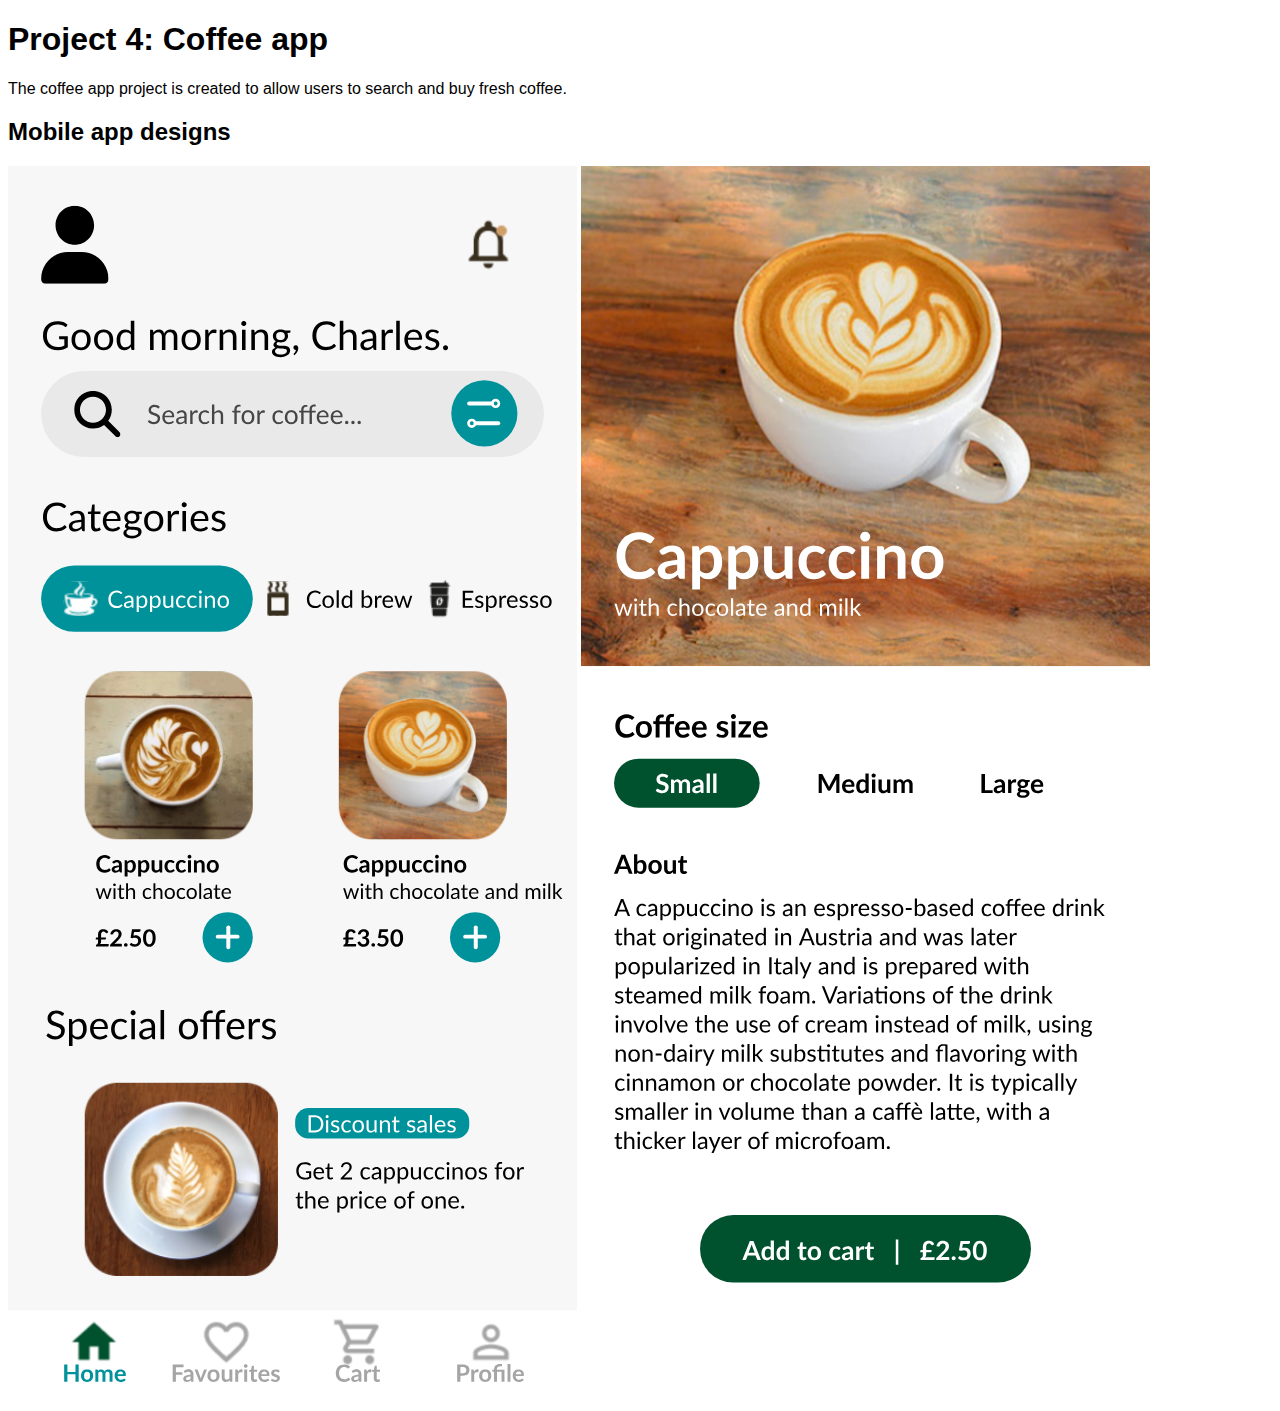
<file: pages/coffee-app.html>
<!DOCTYPE html>
<html lang="en">
    <head>
        <meta charset="UTF-8">
        <meta http-equiv="X-UA-Compatible" content="IE=edge">
        <meta name="viewport" content="width=device-width, initial-scale=1.0">
        <title>Coffee app page</title>
    </head>

    <body style="font-family: Arial, Helvetica, sans-serif;">
        <h1>Project 4: Coffee app</h1>
        <p>The coffee app project is created to allow users to search and buy fresh coffee.</p>
        <h2>Mobile app designs</h2>
        <img src="../assets/coffee-app-designs.svg" alt="Coffee app designs" style="width: 45%; height: 45%;">
        <img src="../assets/cappuccino-page.svg" alt="Coffee app designs" style="width: 45%; height: 45%;">
    </body>
</html>
</file>
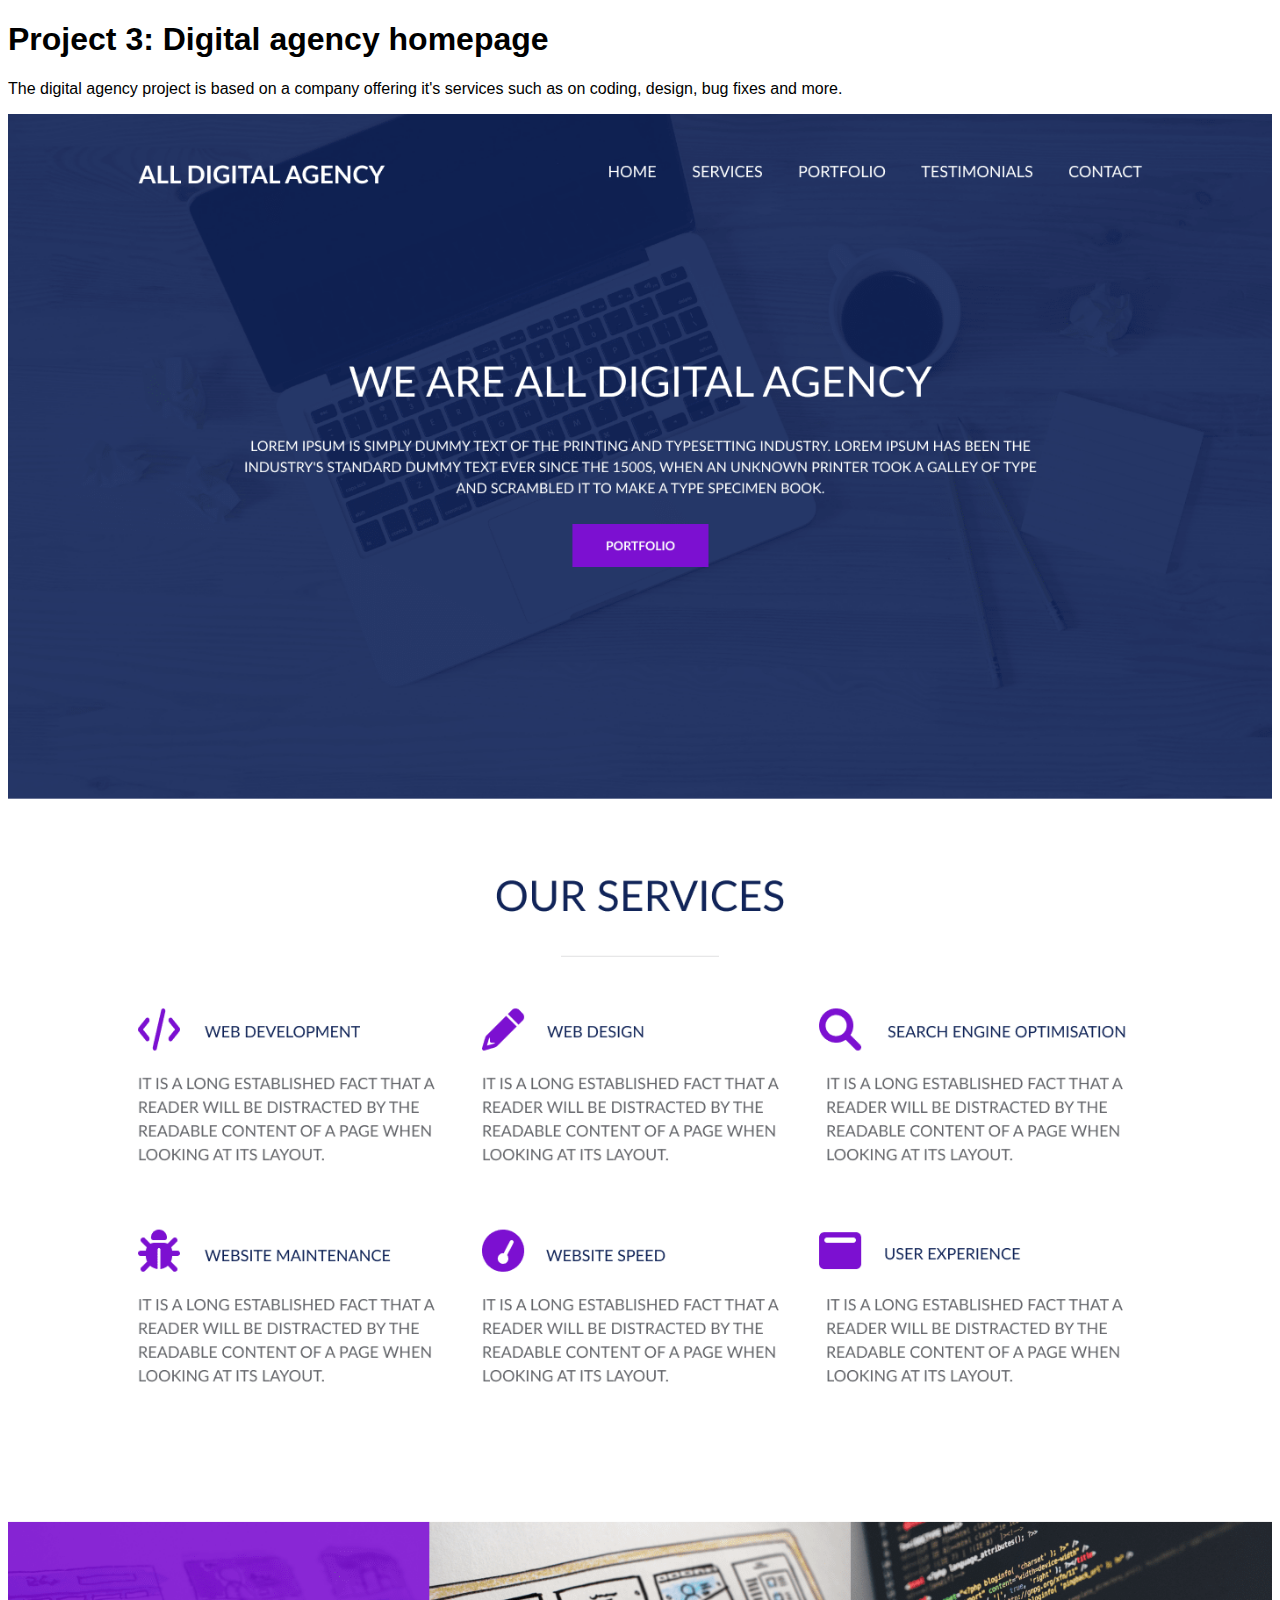
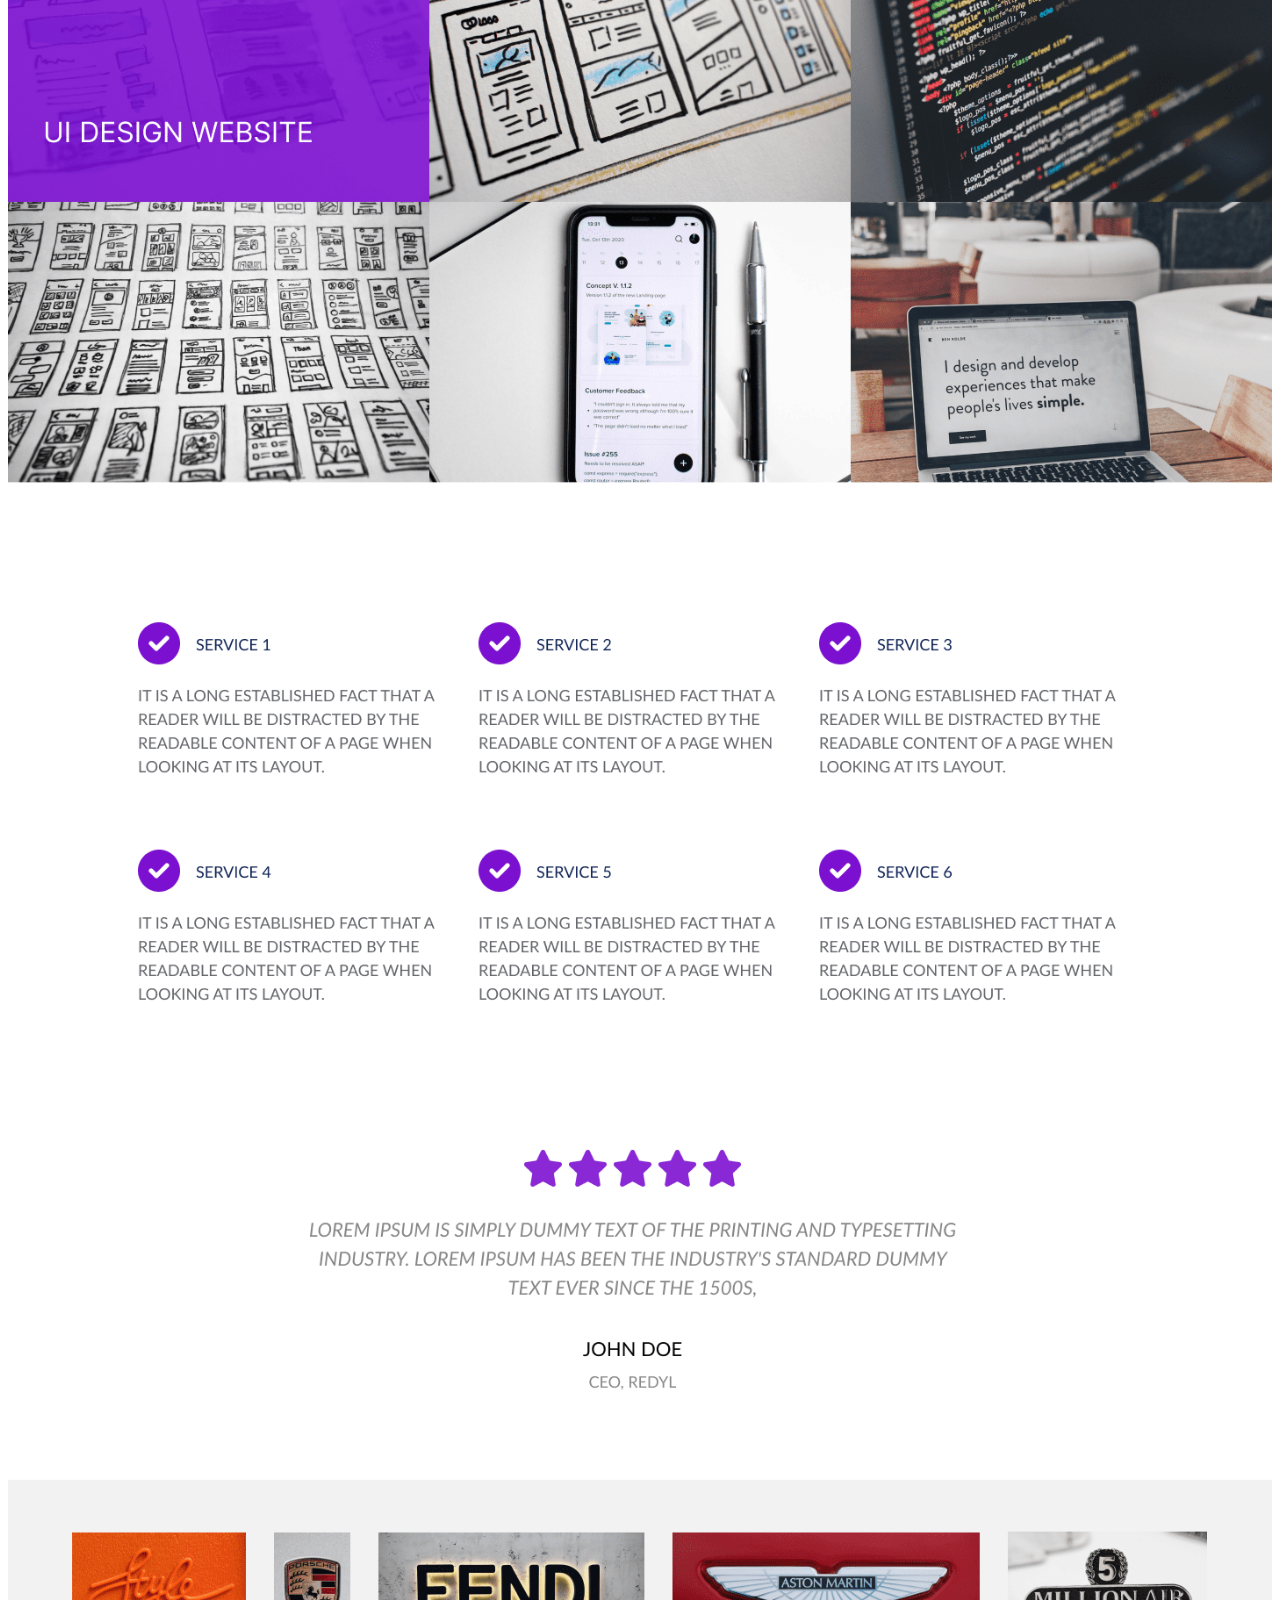
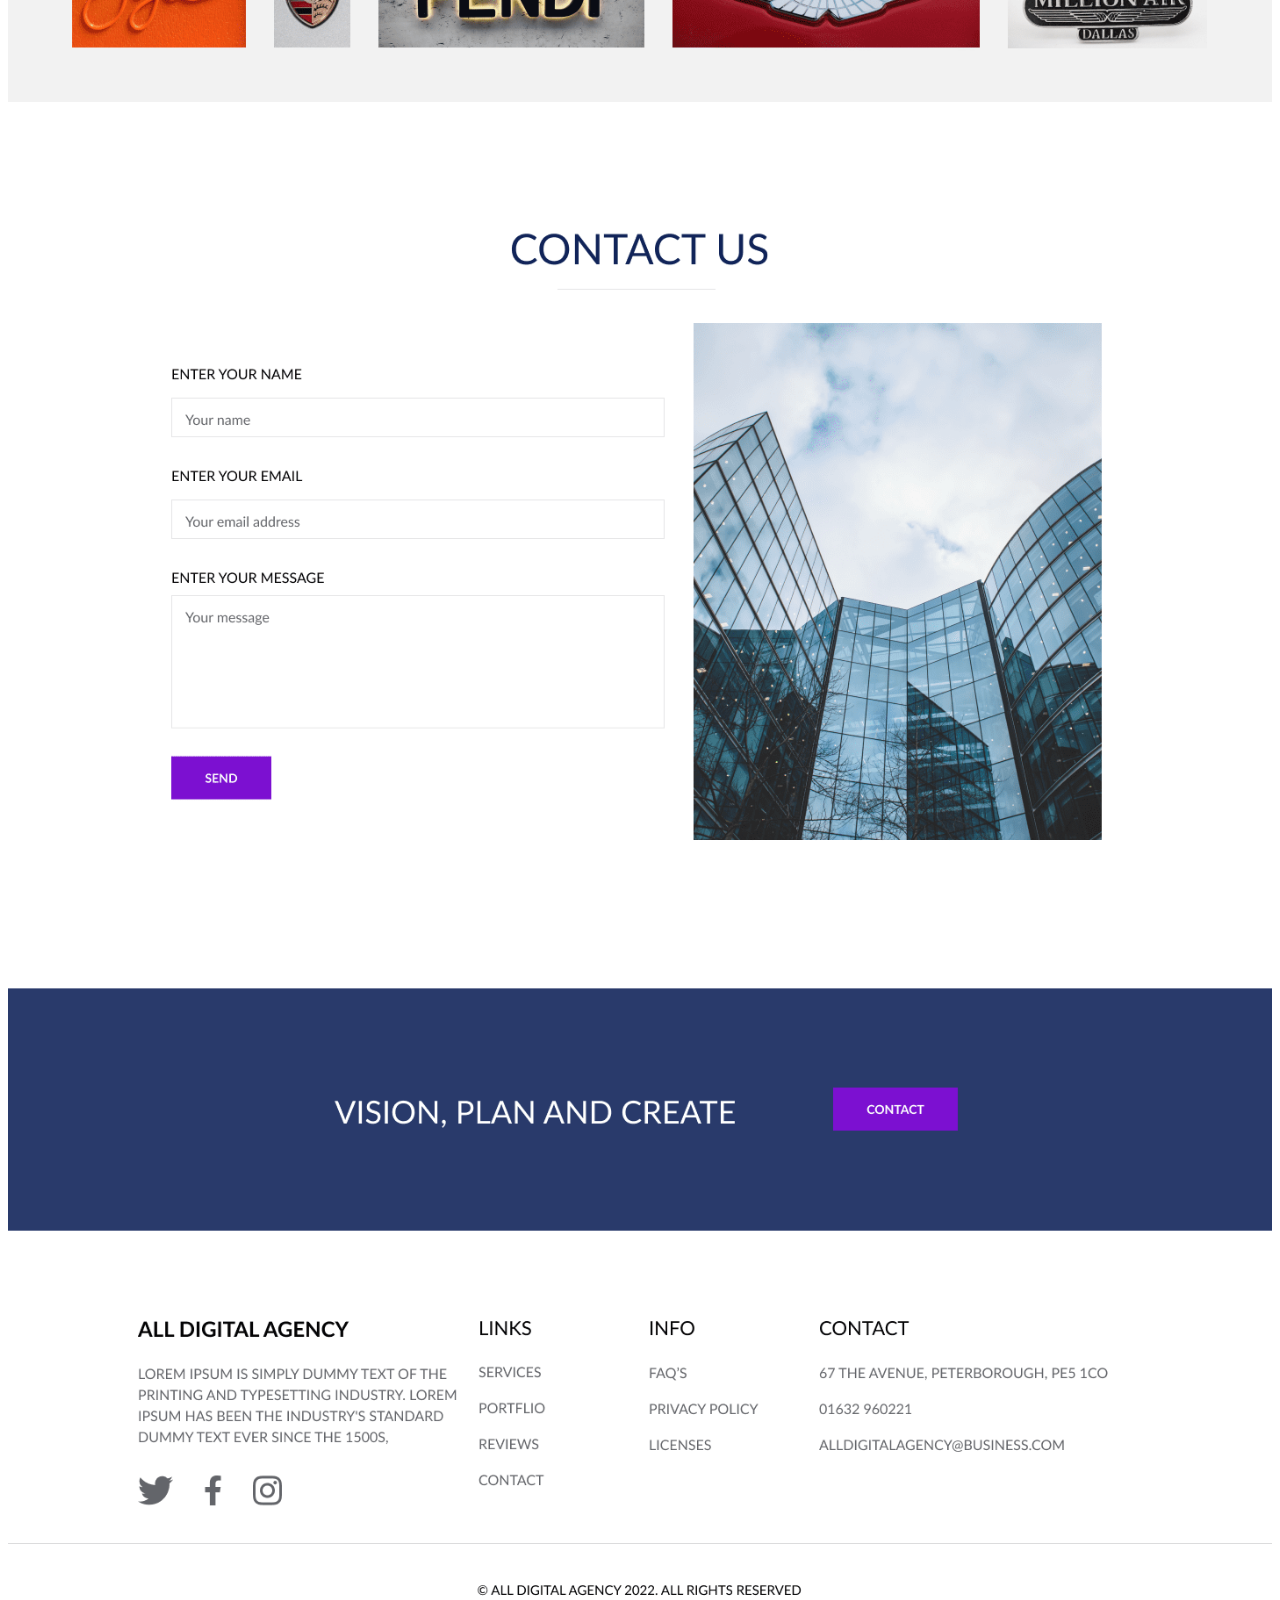
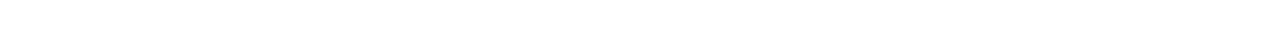
<file: pages/digital-agency-website.html>
<!DOCTYPE html>
<html lang="en">
    <head>
        <meta charset="UTF-8">
        <meta http-equiv="X-UA-Compatible" content="IE=edge">
        <meta name="viewport" content="width=device-width, initial-scale=1.0">
        <title>Digital agency page</title>
    </head>

    <body style="font-family: Arial, Helvetica, sans-serif;">
        <h1>Project 3: Digital agency homepage</h1>
        <p>The digital agency project is based on a company offering it's services such as on coding, design, bug fixes and more.</p>
        <img src="../assets/digital-agency-design.png" alt="Digital agency designs" style="width: 100%; height: 100%;">
    </body>
</html>
</file>
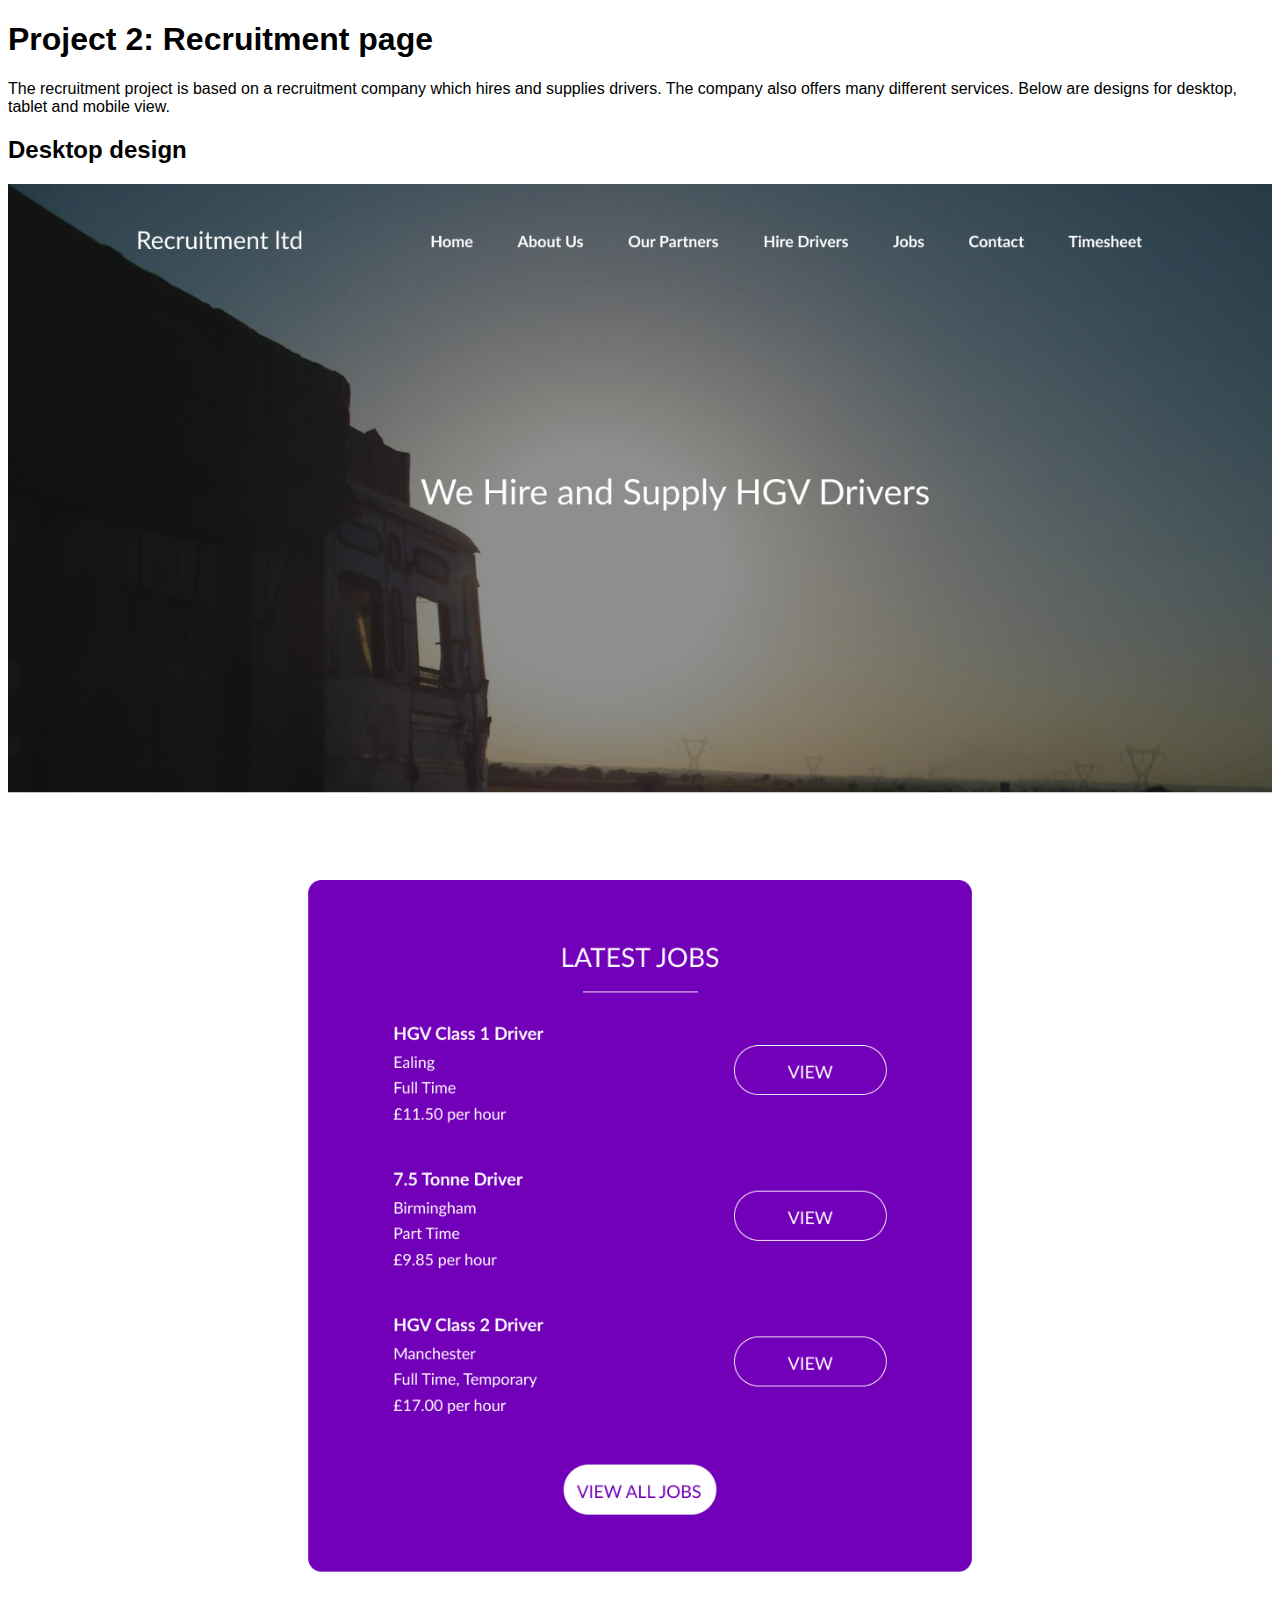
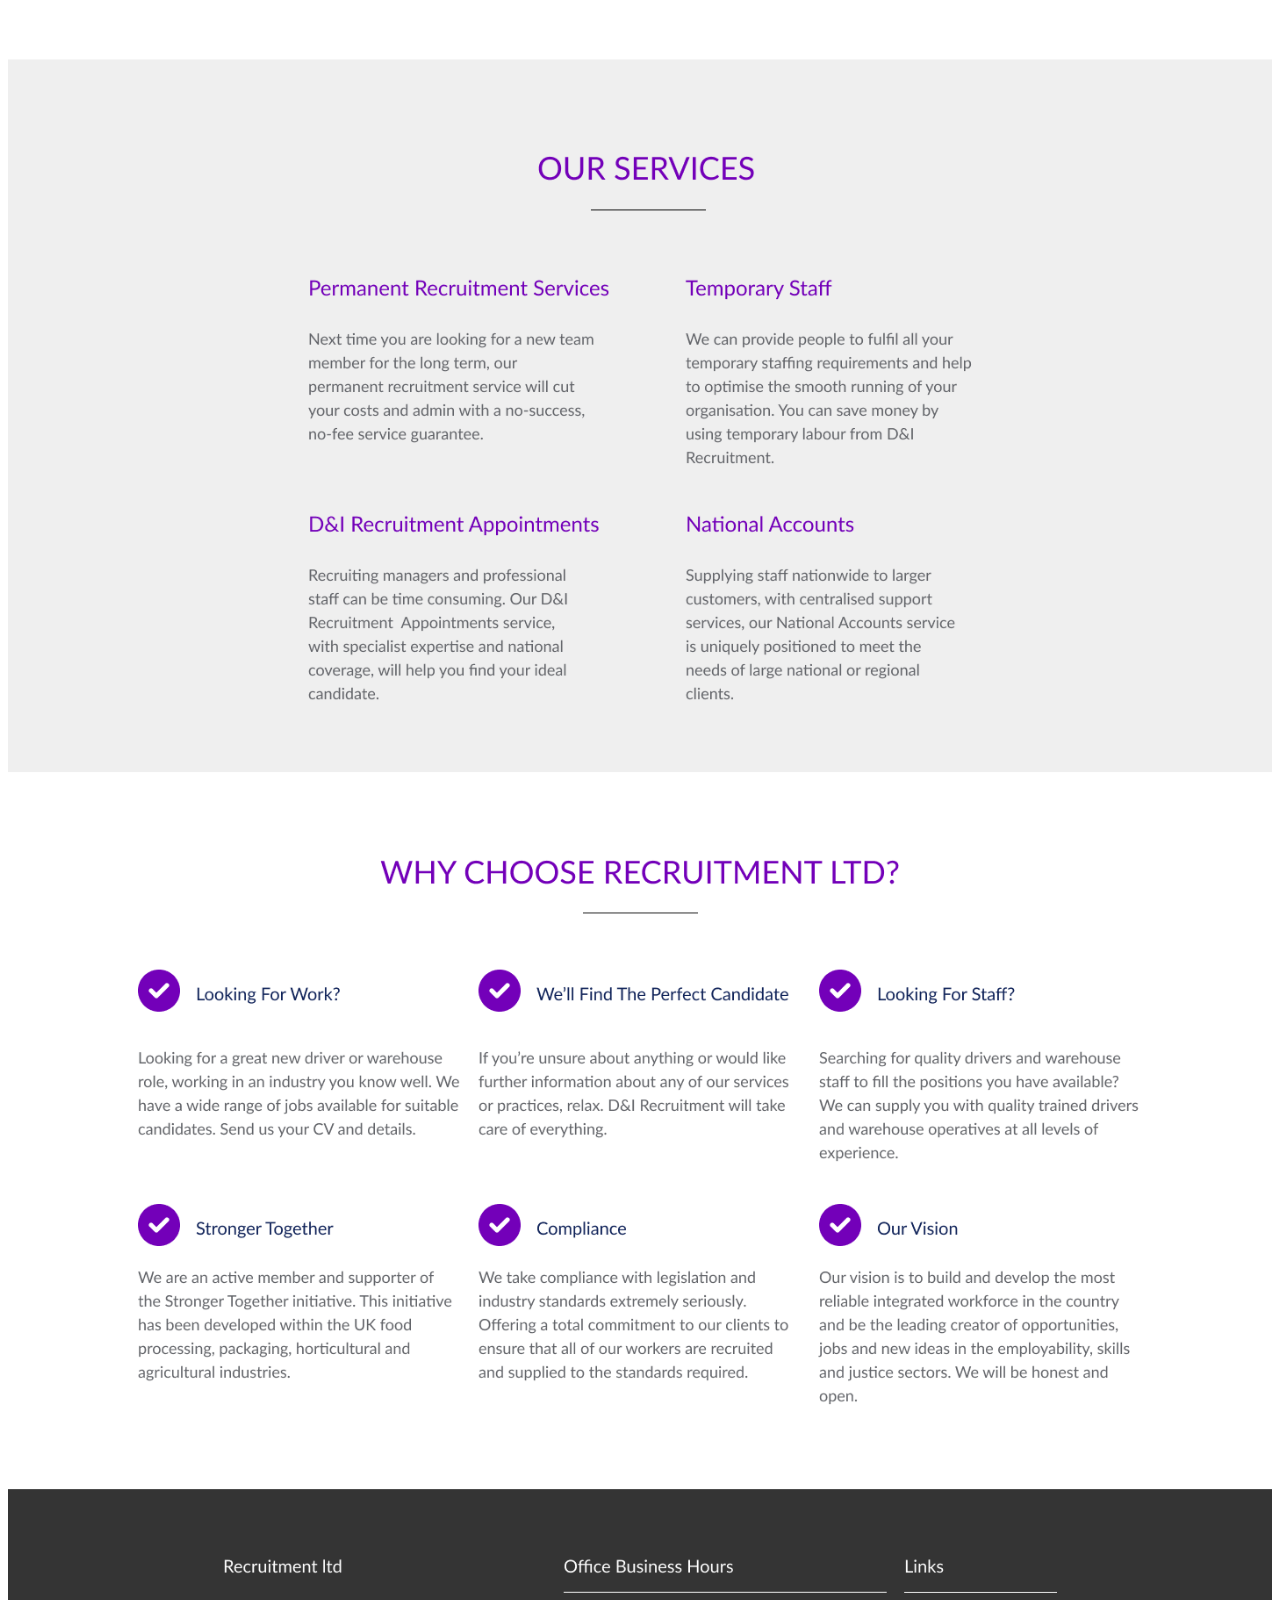
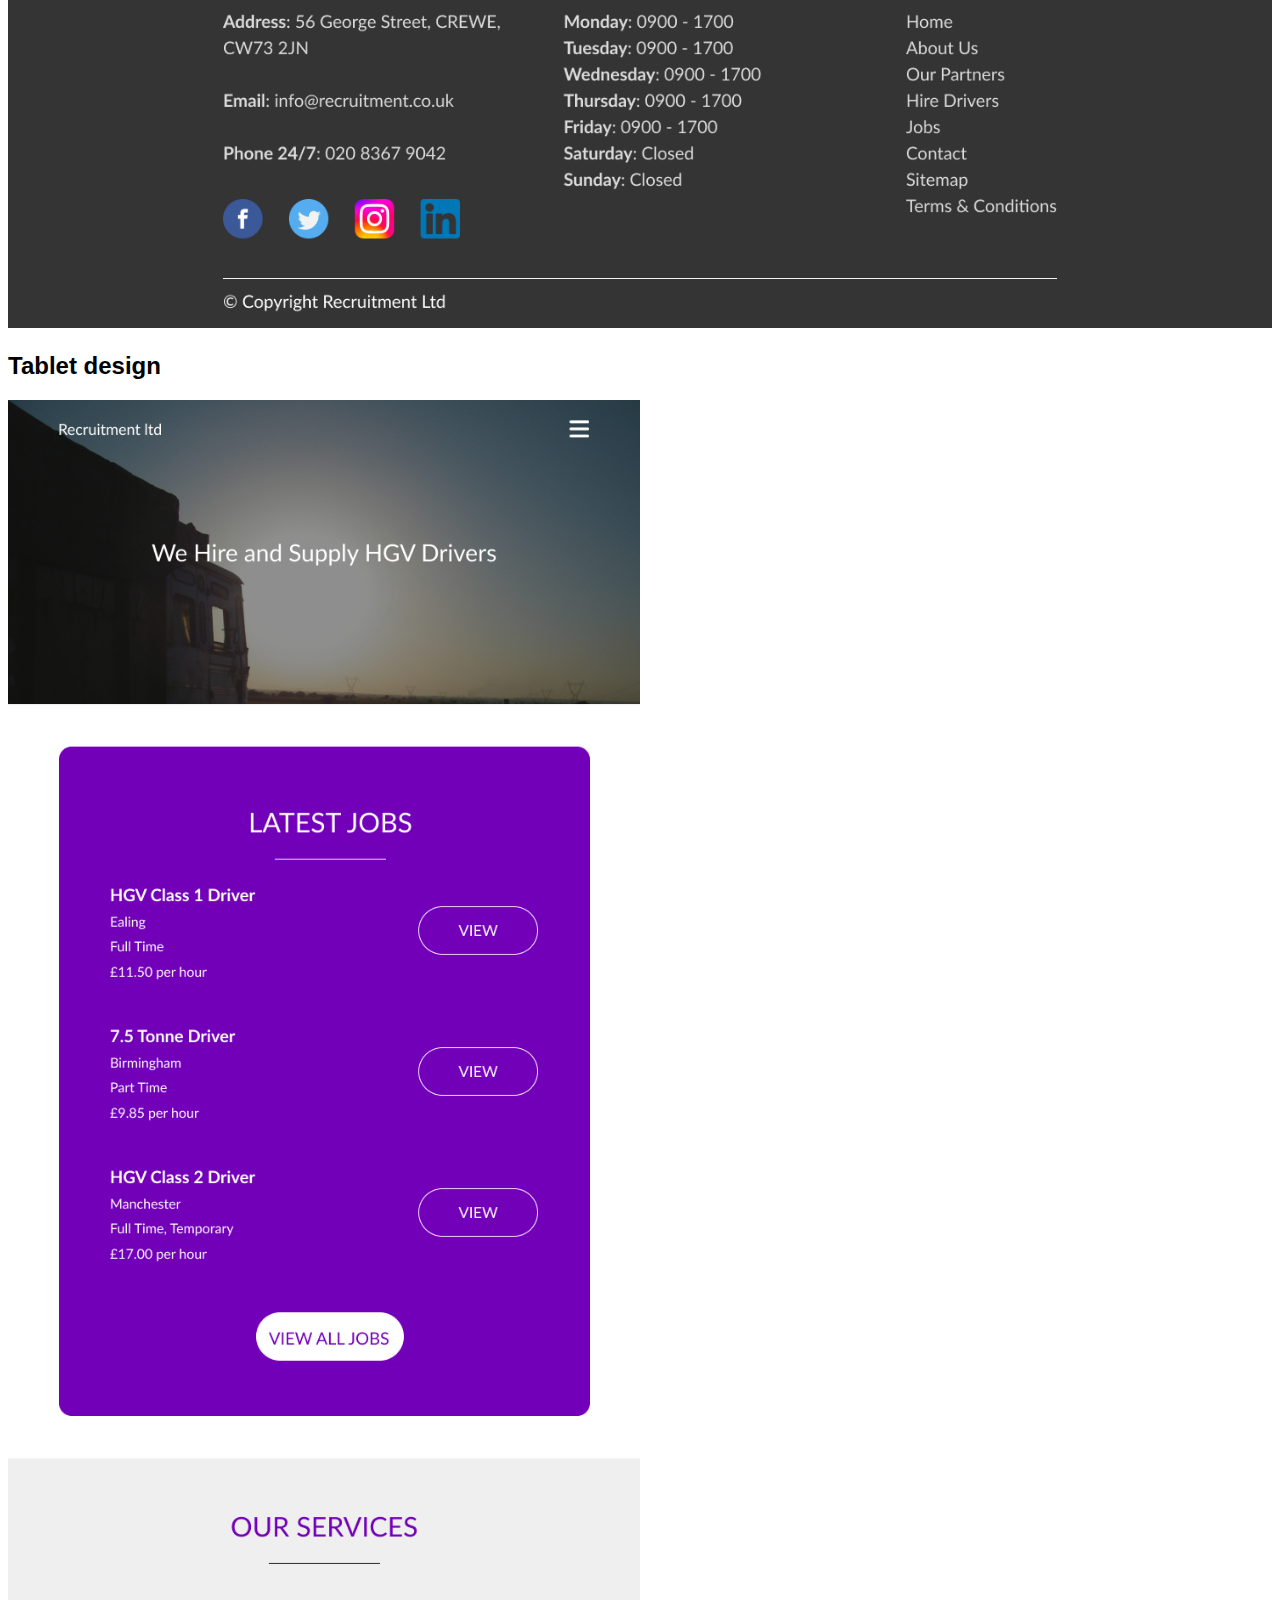
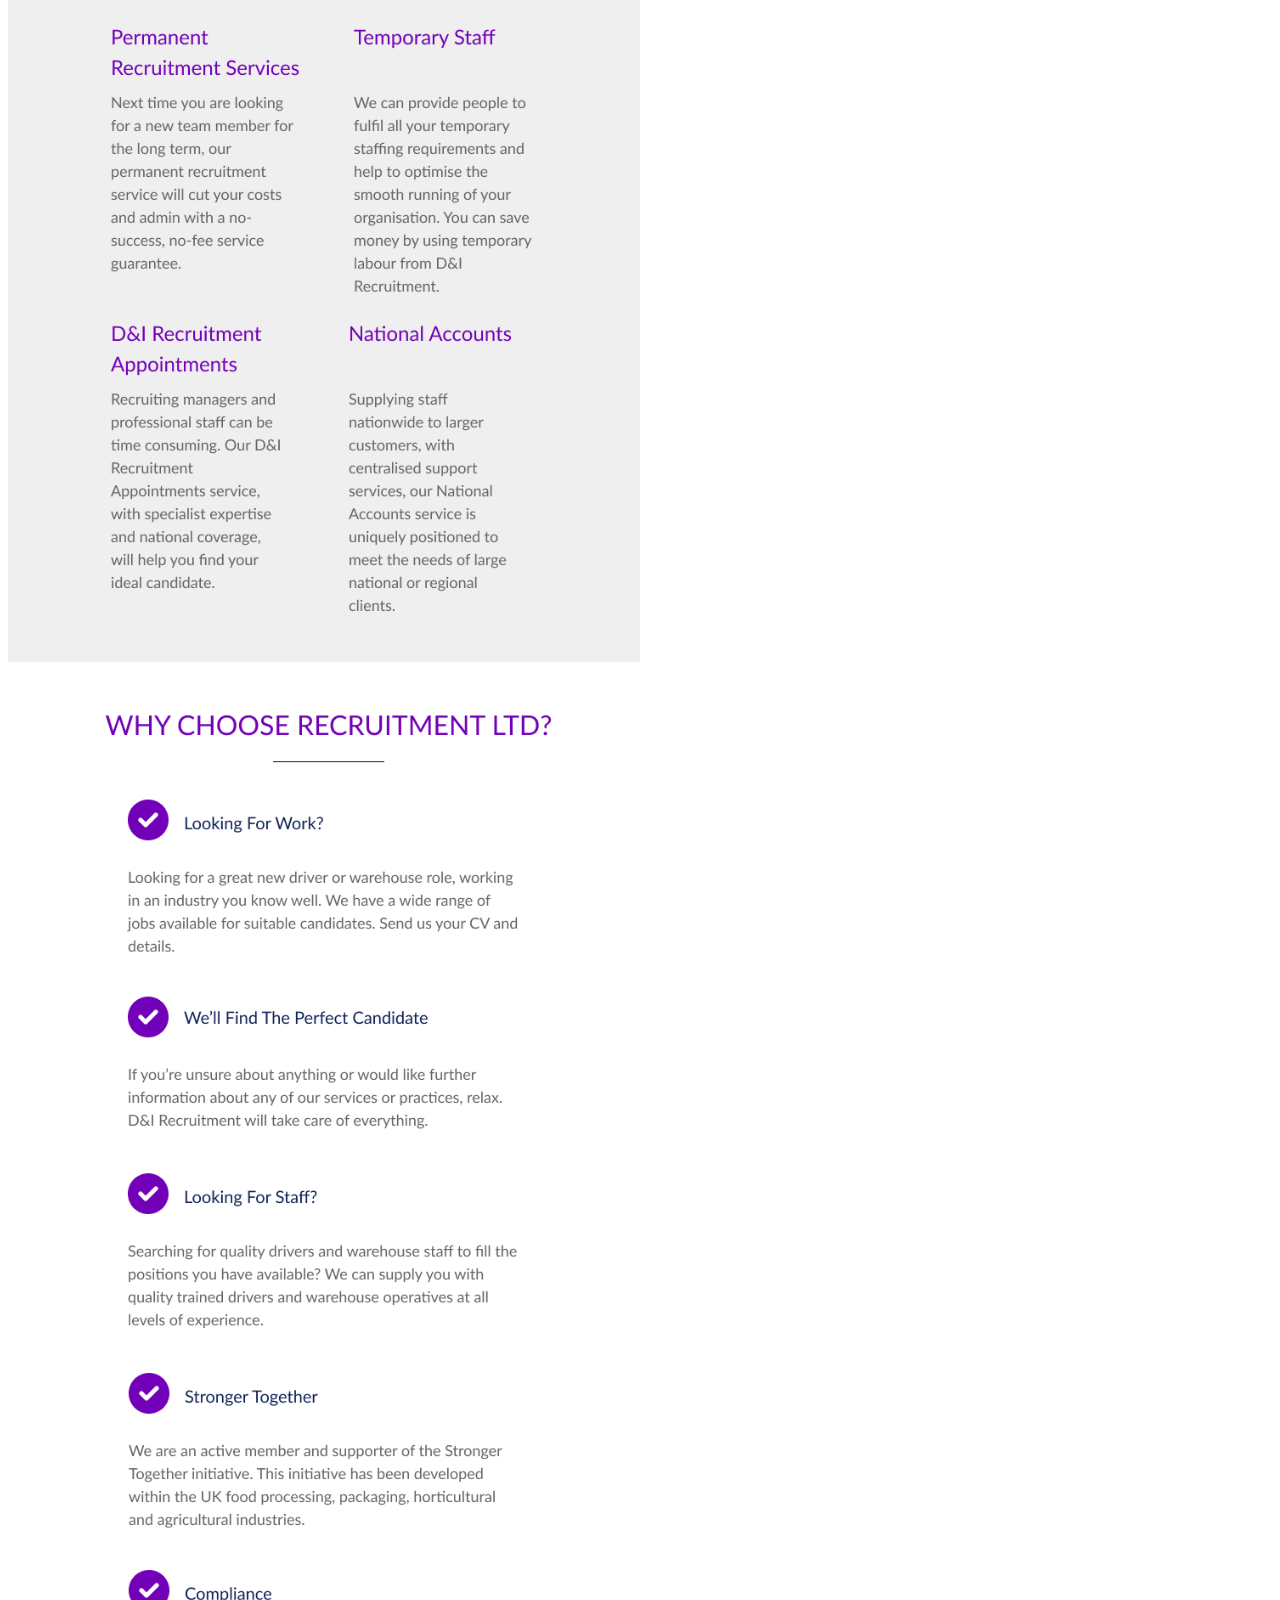
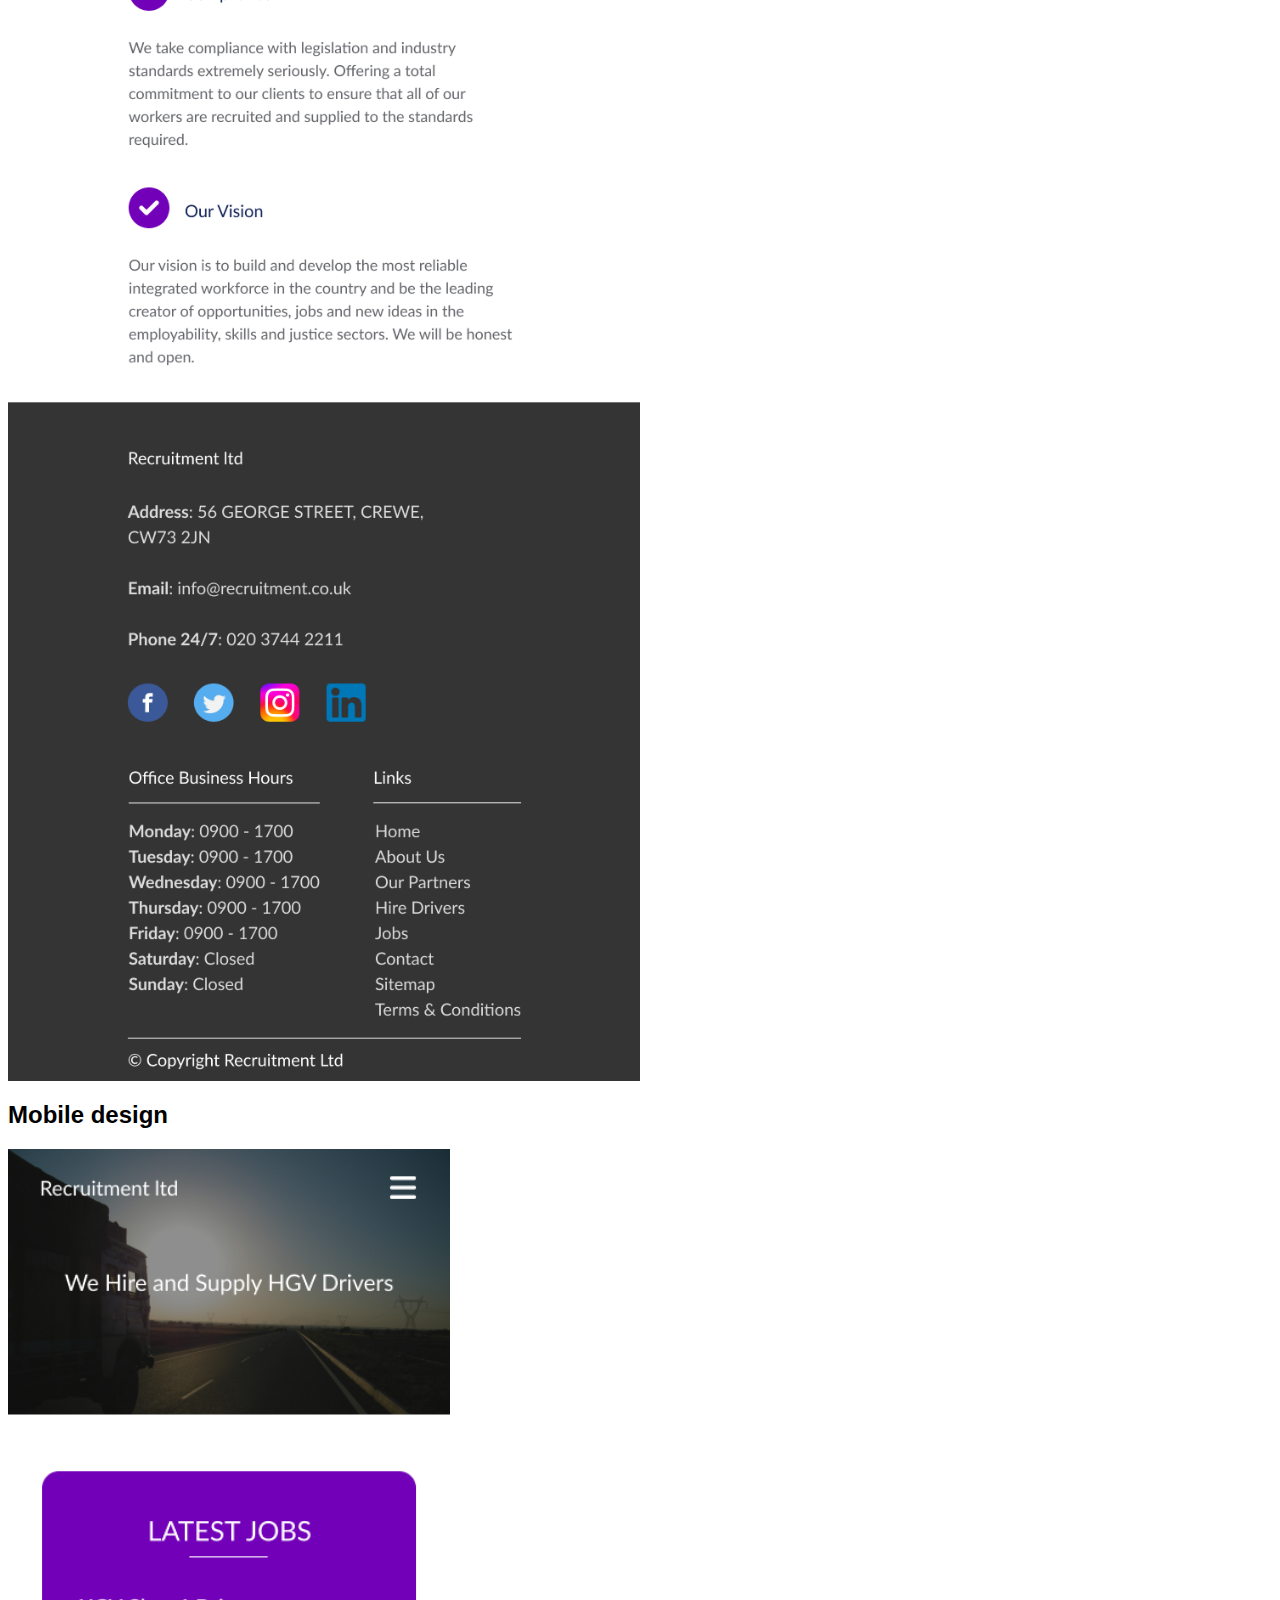
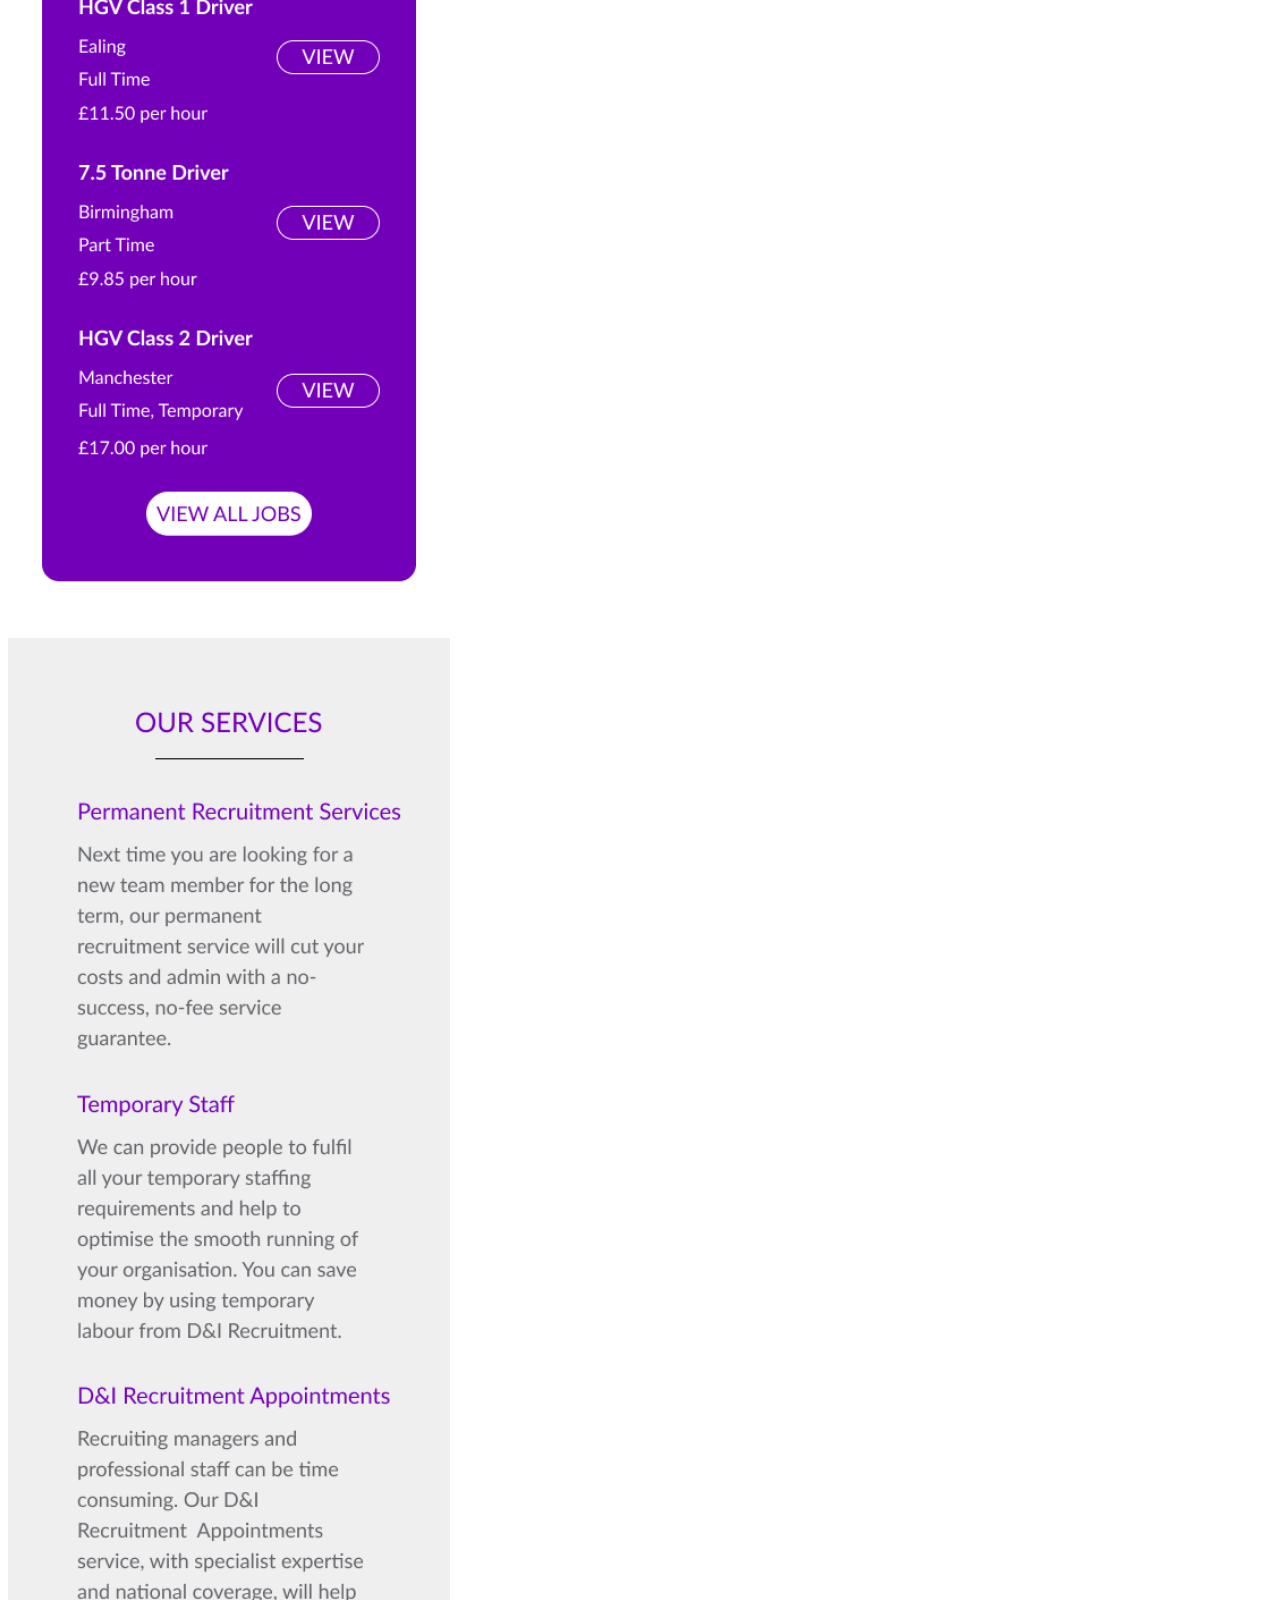
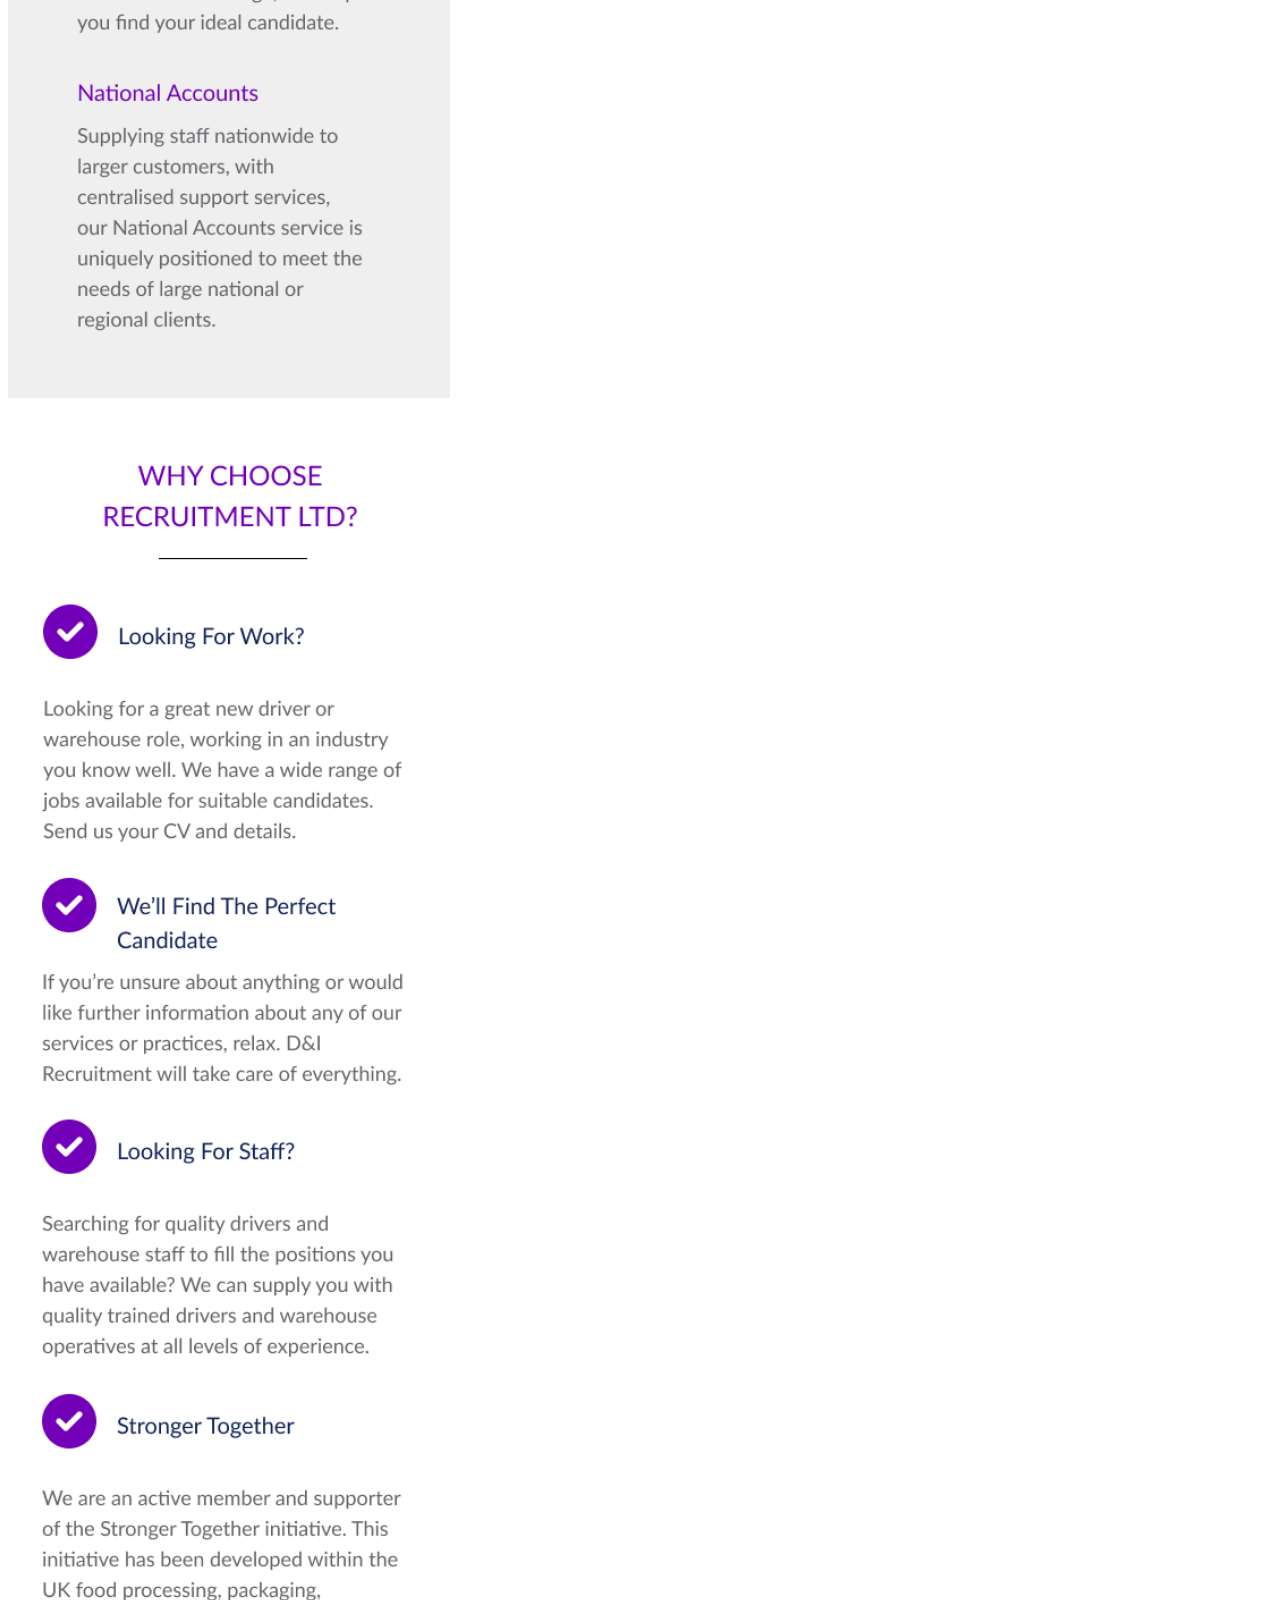
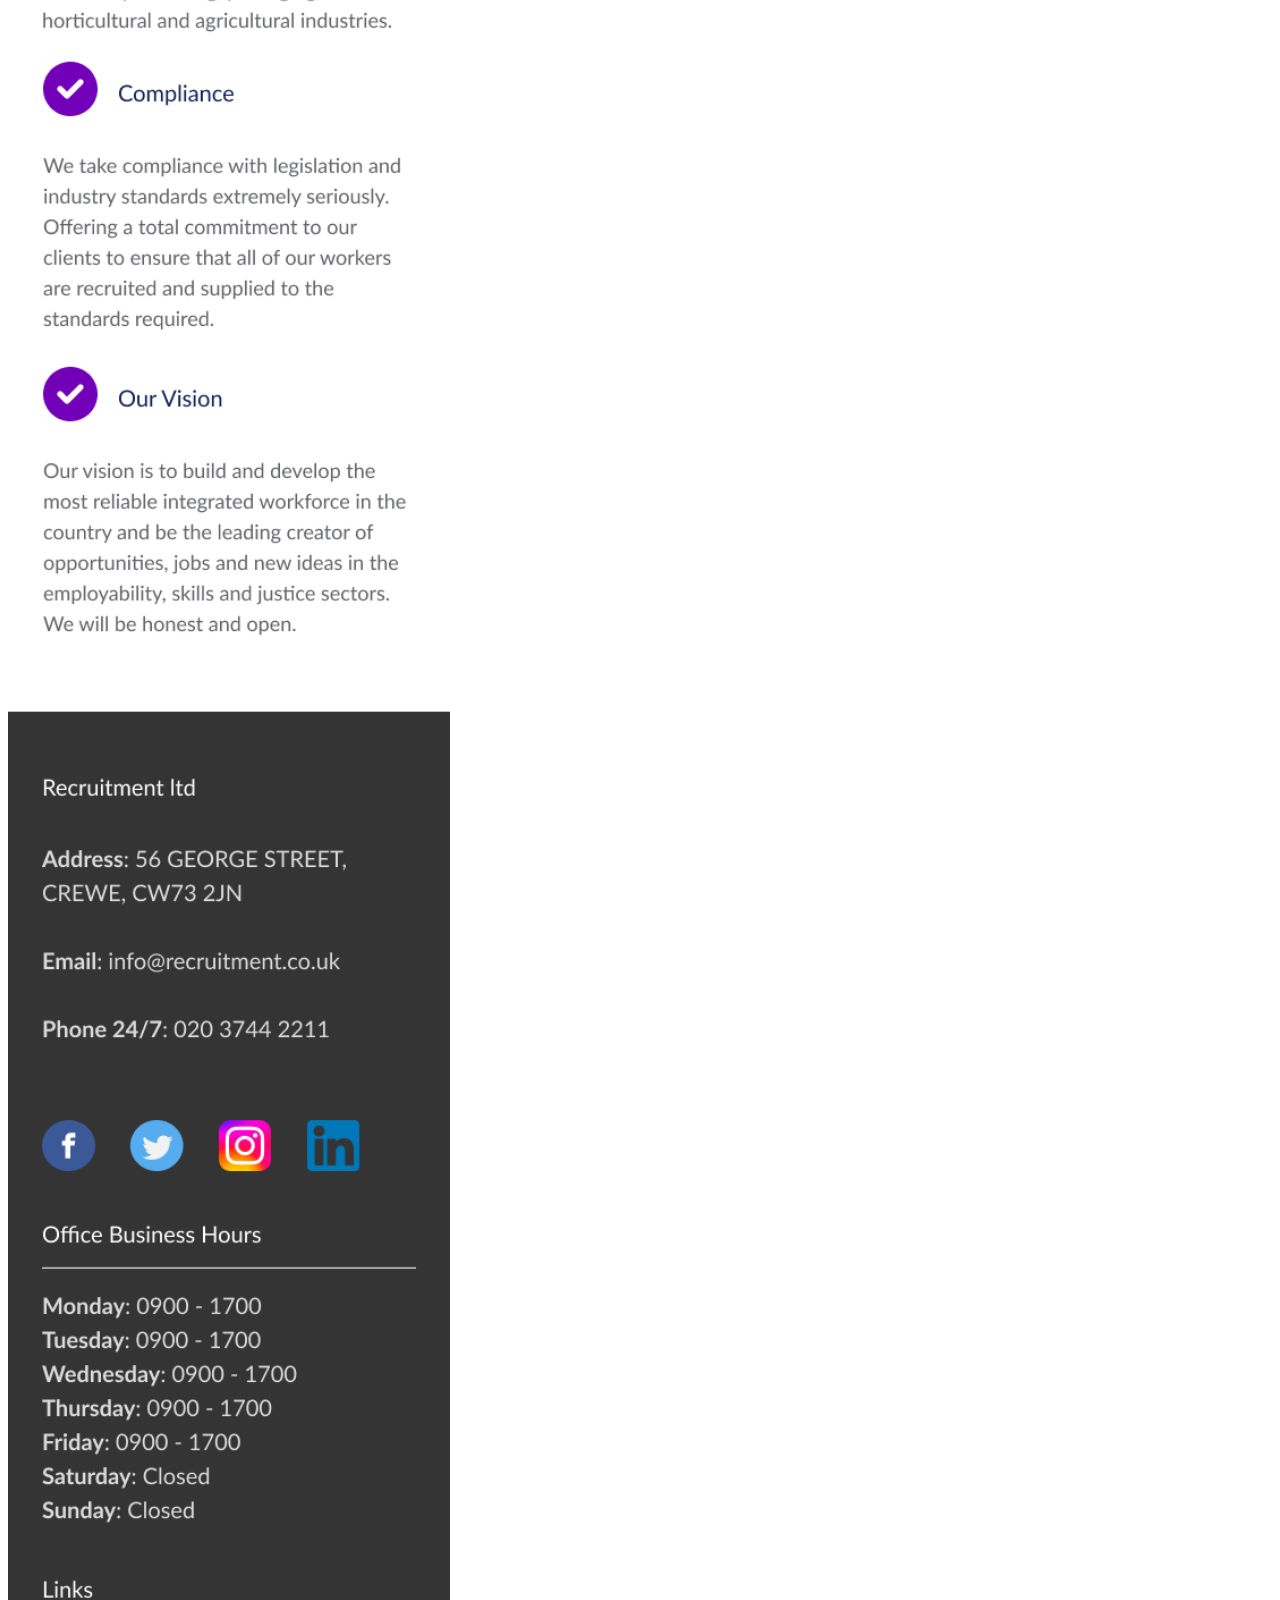
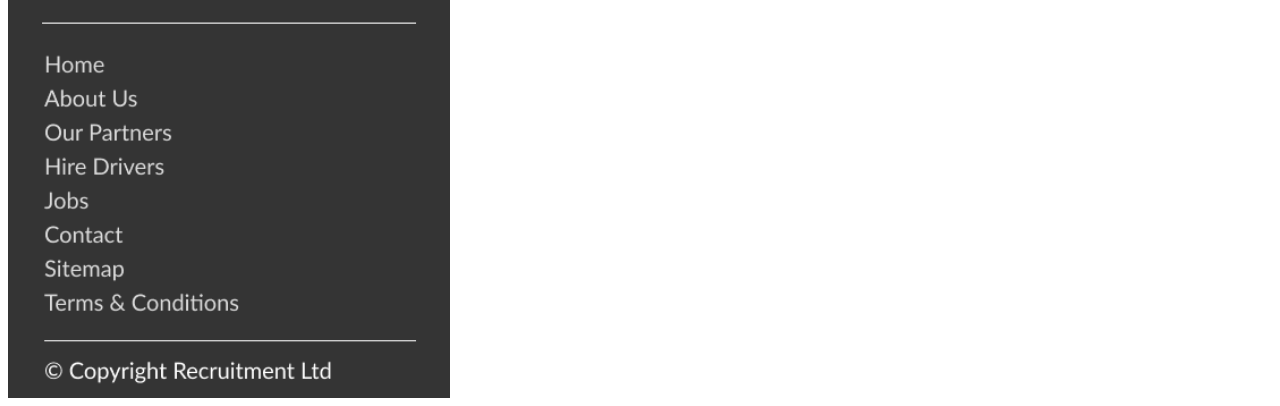
<file: pages/recruitment-website.html>
<!DOCTYPE html>
<html lang="en">
    <head>
        <meta charset="UTF-8">
        <meta http-equiv="X-UA-Compatible" content="IE=edge">
        <meta name="viewport" content="width=device-width, initial-scale=1.0">
        <title>Recruitment page</title>
    </head>

    <body style="font-family: Arial, Helvetica, sans-serif;">
        <h1>Project 2: Recruitment page</h1>
        <p>The recruitment project is based on a recruitment company which hires and supplies drivers. The company also offers many different services. Below are designs for desktop, tablet and mobile view.</p>

        <h2>Desktop design</h2>
        <img src="../assets/recruitment-homepage-desktop-design.png" alt="Recruitment designs" style="width: 100%; height: 100%;">

        <h2>Tablet design</h2>
        <img src="../assets/recruitment-homepage-tablet-design.png" alt="Recruitment designs" style="width: 50%; height: 50%; display: block; margin: 1em 0;">

        <h2>Mobile design</h2>
        <img src="../assets/recruitment-homepage-mobile-design.png" alt="Recruitment designs" style="width: 35%; height: 35%; display: block;">
    </body>
</html>
</file>
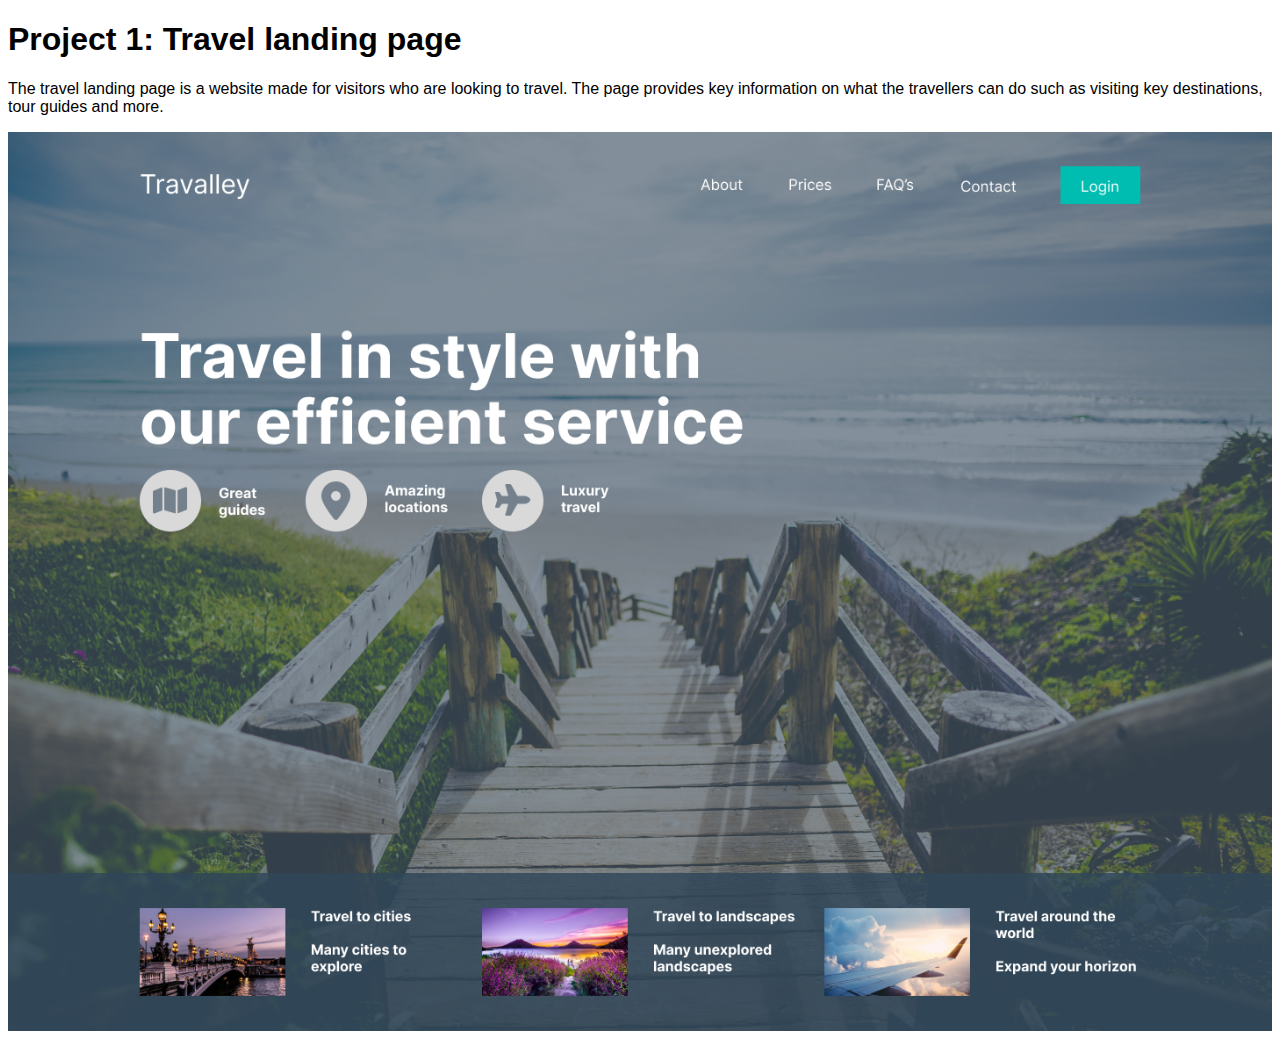
<file: pages/travel-landing-page.html>
<!DOCTYPE html>
<html lang="en">
    <head>
        <meta charset="UTF-8">
        <meta http-equiv="X-UA-Compatible" content="IE=edge">
        <meta name="viewport" content="width=device-width, initial-scale=1.0">
        <title>Travel landing page</title>
    </head>

    <body style="font-family: Arial, Helvetica, sans-serif;">
        <h1>Project 1: Travel landing page</h1>
        <p>The travel landing page is a website made for visitors who are looking to travel. The page provides key information on what the travellers can do such as visiting key destinations, tour guides and more.</p>
        <img src="../assets/travel-landing-page-design.png" alt="Travel designs" style="width: 100%; height: 100%;">
    </body>
</html>
</file>
